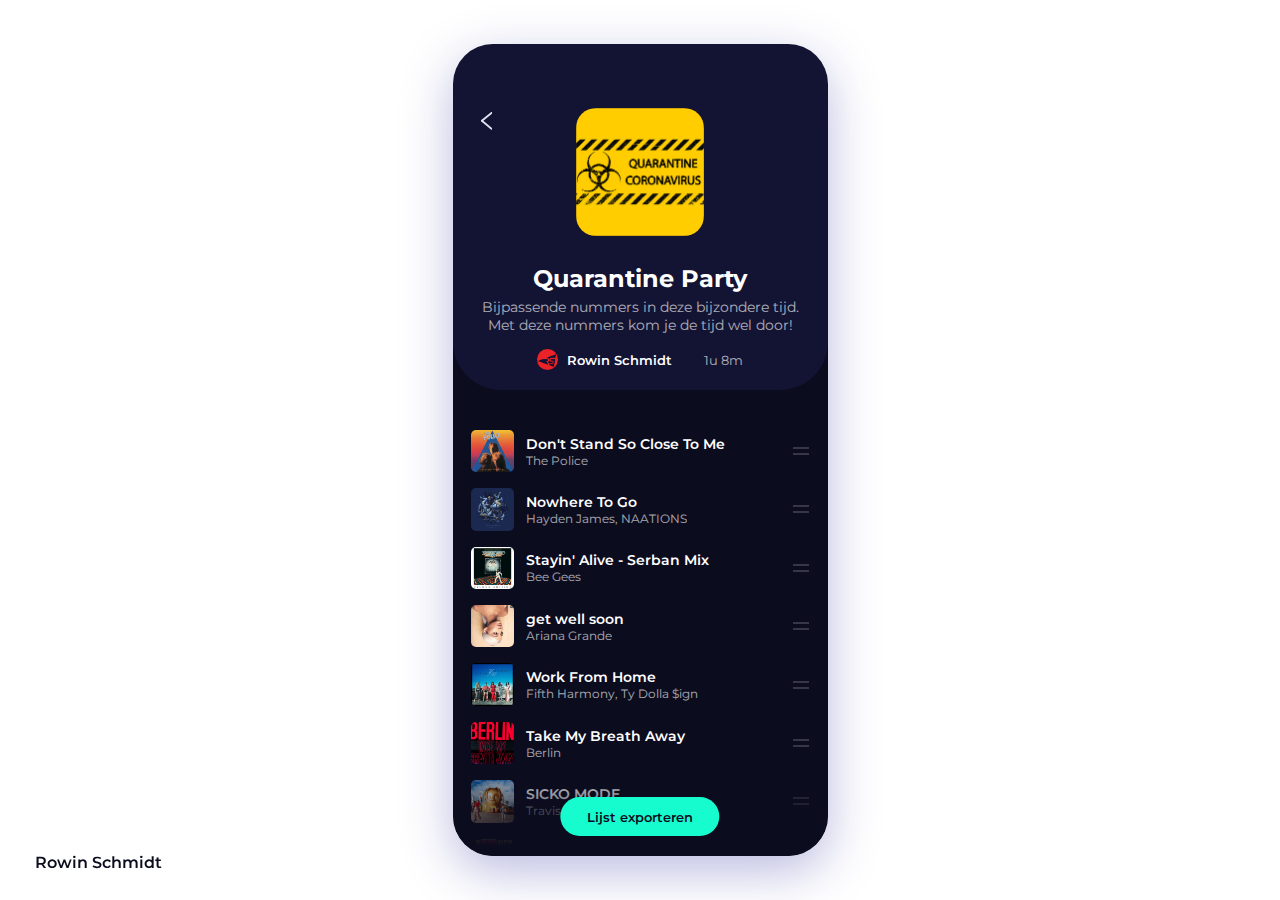
<file: opdracht1/v1/index.html>
<!DOCTYPE html>
<html lang="nl">
<head>
	<meta charset="UTF-8">
	<meta name="viewport" content="user-scalable=no, width=device-width, initial-scale=1.0" />
	<meta name="theme-color" content="#1DB954">
	<meta name="author" content="Rowin Schmidt">
	<meta name="description" content="Muziek playlist FVD - gemaakt door Rowin Schmidt.">
	<title>Muziek playlist FVD</title>
	<link rel="stylesheet" href="assets/styles/style.css">
	<link rel="preconnect" href="https://fonts.gstatic.com">
	<link href="https://fonts.googleapis.com/css2?family=Montserrat:wght@400;500;600;700&display=swap" rel="stylesheet">
</head>

<body>	
	<!-- PAGE CONTENT -->
	<main>
		<!-- PAGE HEADER -->
		<header>
			<svg xmlns="http://www.w3.org/2000/svg" viewBox="0 0 31.74 49.01"><g data-name="Laag 2"><g data-name="Laag 1"><path class="cls-1" d="M0,24.51a2.51,2.51,0,0,1,.91-1.94L27.65.57a2.5,2.5,0,1,1,3.17,3.86l-26.73,22A2.5,2.5,0,0,1,0,24.51Z"></path><path class="cls-1" d="M0,24.5a2.48,2.48,0,0,1,.57-1.58,2.51,2.51,0,0,1,3.52-.35l26.73,22a2.5,2.5,0,1,1-3.17,3.86L.91,26.43A2.49,2.49,0,0,1,0,24.5Z"></path></g></g></svg>
		</header>

		<!-- PLAYLIST INFO -->
		<section>
			<img src="assets/images/playlists/quarantine-party.png" alt="Quarantine Party playlist">
			<h2>Quarantine Party</h2>
			<p>Bijpassende nummers in deze bijzondere tijd. Met deze nummers kom je de tijd wel door!</p>
			<ul>
				<li>
					<a href="#">
						<img src="assets/images/users/rowin-schmidt.png" alt="Rowin Schmidt - User">
						Rowin Schmidt
					</a>
				</li>
				<li>
					<span>1u 8m</span>
				</li>
			</ul>
		</section>

		<!-- PLAYLIST CONTENT -->
		<section>
			<ul class="drag-sort-enable"> 
				<li>
					<figure>
						<img src="assets/images/albums/Zenyatta-Mondatta.jpeg" alt="Don't Stand So Close To Me - The Police">
						<figcaption>
							<h4>Don't Stand So Close To Me</h4>
							<p>The Police</p>
						</figcaption>
					</figure>
				</li>
				<li>
					<figure>
						<img src="assets/images/albums/Between-Us.jpeg" alt="Nowhere To Go - Hayden James, NAATIONS">
						<figcaption>
							<h4>Nowhere To Go</h4>
							<p>Hayden James, NAATIONS</p>
						</figcaption>
					</figure>
				</li>
				<li>
					<figure>
						<img src="assets/images/albums/Saturday-Night-Fever.jpeg" alt="Stayin' Alive Serban Mix - Bee Gees">
						<figcaption>
							<h4>Stayin' Alive - Serban Mix</h4>
							<p>Bee Gees</p>
						</figcaption>
					</figure>
				</li>
				<li>
					<figure>
						<img src="assets/images/albums/Sweetener.jpeg" alt="get well soon - Ariana Grande">
						<figcaption>
							<h4>get well soon</h4>
							<p>Ariana Grande</p>
						</figcaption>
					</figure>
				</li>
				<li>
					<figure>
						<img src="assets/images/albums/7:27-deluxe.jpeg" alt="Work From Home - Fifth Harmony">
						<figcaption>
							<h4>Work From Home</h4>
							<p>Fifth Harmony, Ty Dolla $ign</p>
						</figcaption>
					</figure>
				</li>
				<li>
					<figure>
						<img src="assets/images/albums/Take-My-Breath-Away.jpeg" alt="Take My Breath Away - Berlin">
						<figcaption>
							<h4>Take My Breath Away</h4>
							<p>Berlin</p>
						</figcaption>
					</figure>
				</li>
				<li>
					<figure>
						<img src="assets/images/albums/ASTROWORLD.jpeg" alt="SICKO MODE - Travis Scott">
						<figcaption>
							<h4>SICKO MODE</h4>
							<p>Travis Scott</p>
						</figcaption>
					</figure>
				</li>
				<li>
					<figure>
						<img src="assets/images/albums/Pleasant-Dreams.jpeg" alt="You Sound Like You're Sick - Ramones">
						<figcaption>
							<h4>You Sound Like You're Sick</h4>
							<p>Ramones</p>
						</figcaption>
					</figure>
				</li>
				<li>
					<figure>
						<img src="assets/images/albums/In-My-Room.jpeg" alt="In My Room - Frank Ocean">
						<figcaption>
							<h4>In My Room</h4>
							<p>Frank Ocean</p>
						</figcaption>
					</figure>
				</li>
				<li>
					<figure>
						<img src="assets/images/albums/STELLA-&-STEVE.jpeg" alt="Supalonely - BENEE, Gus Dapperton">
						<figcaption>
							<h4>Supalonely</h4>
							<p>BENEE, Gus Dapperton</p>
						</figcaption>
					</figure>
				</li>
				<li>
					<figure>
						<img src="assets/images/albums/FUTURE.jpeg" alt="Mask Off - Future">
						<figcaption>
							<h4>Mask Off</h4>
							<p>Future</p>
						</figcaption>
					</figure>
				</li>
				<li>
					<figure>
						<img src="assets/images/albums/The-Resistance.jpeg" alt="Unnatural Selection - Muse">
						<figcaption>
							<h4>Unnatural Selection</h4>
							<p>Muse</p>
						</figcaption>
					</figure>
				</li>
				<li>
					<figure>
						<img src="assets/images/albums/Songs-About-Jane.jpeg" alt="Harder To Breathe - Maroon 5">
						<figcaption>
							<h4>Harder To Breathe</h4>
							<p>Maroon 5</p>
						</figcaption>
					</figure>
				</li>
				<li>
					<figure>
						<img src="assets/images/albums/Warrior.jpeg" alt="Die Young - Kesha">
						<figcaption>
							<h4>Die Young</h4>
							<p>Kesha</p>
						</figcaption>
					</figure>
				</li>
				<li>
					<figure>
						<img src="assets/images/albums/Revolution-Radio.jpeg" alt="Still Breathing - Green Day">
						<figcaption>
							<h4>Still Breathing</h4>
							<p>Green Day</p>
						</figcaption>
					</figure>
				</li>
				<li>
					<figure>
						<img src="assets/images/albums/As-She-Pleases.jpeg" alt="Dead - Madison Beer">
						<figcaption>
							<h4>Dead</h4>
							<p>Madison Beer</p>
						</figcaption>
					</figure>
				</li>
			</ul>
		</section>

		<!-- OVEFLAY -->
		<section>
			<header>
				<h2>Lijst exporteren</h2>
			</header>
			<ul>
				<li>
					<img src="assets/images/logos/Spotify.svg" alt="Spotify Logo">
					<h3>Exporteren naar Spotify</h3>
				</li>
				<li>
					<img src="assets/images/logos/apple-music.svg" alt="Apple Music Logo">
					<h3>Exporteren naar Apple Music</h3>
				</li>
				<li>
					<img src="assets/images/logos/tidal.svg" alt="Tidal Logo">
					<h3>Exporteren naar Tidal</h3>
				</li>
				<li>
					<img src="assets/images/logos/deezer.svg" alt="Deezer Logo">
					<h3>Exporteren naar Deezer</h3>
				</li>
			</ul>
			<button>Annuleren</button>
		</section>

		<!-- FOOTER -->
		<footer>
			<button>Lijst exporteren</button>
		</footer>
	</main>
	
	<script src="assets/scripts/script.js"></script>
</body>
</html>
</file>
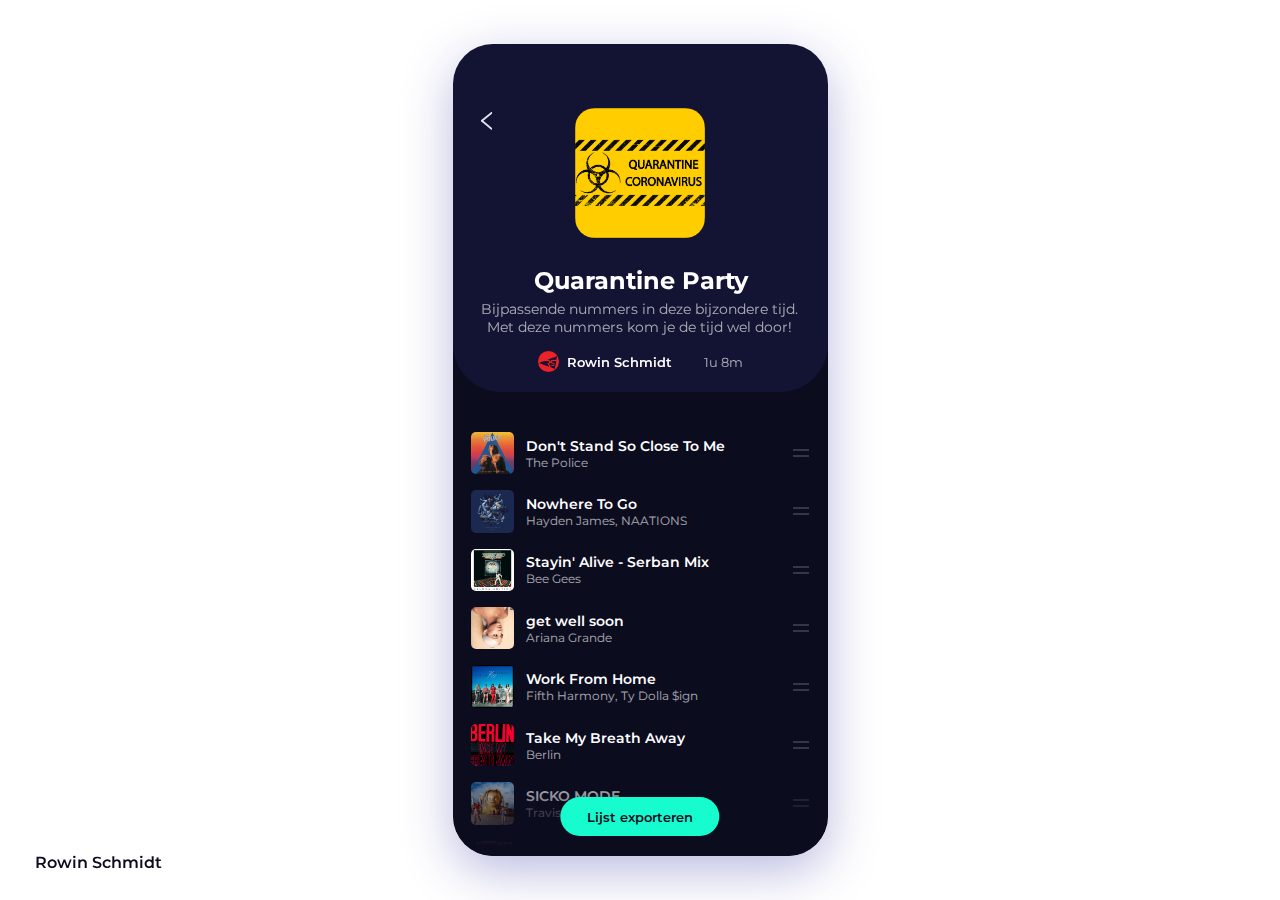
<file: opdracht1/v2/index.html>
<!DOCTYPE html>
<html lang="nl">
<head>
	<meta charset="UTF-8">
	<meta name="viewport" content="user-scalable=no, width=device-width, initial-scale=1.0" />
	<meta name="theme-color" content="#1DB954">
	<meta name="author" content="Rowin Schmidt">
	<meta name="description" content="Muziek playlist FVD - gemaakt door Rowin Schmidt.">
	<title>Muziek playlist FVD</title>
	<link rel="icon" type="image/png" href="assets/images/playlists/quarantine-party.png">
	<link rel="stylesheet" href="assets/styles/style.css">
	<link rel="preconnect" href="https://fonts.gstatic.com">
	<link href="https://fonts.googleapis.com/css2?family=Montserrat:wght@400;500;600;700&display=swap" rel="stylesheet">
</head>

<body>	
	<!-- PAGE CONTENT -->
	<main>
		<!-- PAGE HEADER -->
		<header>
			<svg xmlns="http://www.w3.org/2000/svg" viewBox="0 0 31.74 49.01"><g data-name="Laag 2"><g data-name="Laag 1"><path class="cls-1" d="M0,24.51a2.51,2.51,0,0,1,.91-1.94L27.65.57a2.5,2.5,0,1,1,3.17,3.86l-26.73,22A2.5,2.5,0,0,1,0,24.51Z"></path><path class="cls-1" d="M0,24.5a2.48,2.48,0,0,1,.57-1.58,2.51,2.51,0,0,1,3.52-.35l26.73,22a2.5,2.5,0,1,1-3.17,3.86L.91,26.43A2.49,2.49,0,0,1,0,24.5Z"></path></g></g></svg>
		</header>

		<!-- PLAYLIST INFO -->
		<section>
			<img src="assets/images/playlists/quarantine-party.png" alt="Quarantine Party playlist">
			<h2>Quarantine Party</h2>
			<p>Bijpassende nummers in deze bijzondere tijd. Met deze nummers kom je de tijd wel door!</p>
			<ul>
				<li>
					<a href="#">
						<img src="assets/images/users/rowin-schmidt.png" alt="Rowin Schmidt - User">
						Rowin Schmidt
					</a>
				</li>
				<li>
					<span>1u 8m</span>
				</li>
			</ul>
		</section>

		<!-- PLAYLIST CONTENT -->
		<section>
			<ul class="drag-sort-enable"> 
				<li>
					<figure>
						<img src="assets/images/albums/Zenyatta-Mondatta.jpeg" alt="Don't Stand So Close To Me - The Police">
						<figcaption>
							<h4>Don't Stand So Close To Me</h4>
							<p>The Police</p>
						</figcaption>
					</figure>
				</li>
				<li>
					<figure>
						<img src="assets/images/albums/Between-Us.jpeg" alt="Nowhere To Go - Hayden James, NAATIONS">
						<figcaption>
							<h4>Nowhere To Go</h4>
							<p>Hayden James, NAATIONS</p>
						</figcaption>
					</figure>
				</li>
				<li>
					<figure>
						<img src="assets/images/albums/Saturday-Night-Fever.jpeg" alt="Stayin' Alive Serban Mix - Bee Gees">
						<figcaption>
							<h4>Stayin' Alive - Serban Mix</h4>
							<p>Bee Gees</p>
						</figcaption>
					</figure>
				</li>
				<li>
					<figure>
						<img src="assets/images/albums/Sweetener.jpeg" alt="get well soon - Ariana Grande">
						<figcaption>
							<h4>get well soon</h4>
							<p>Ariana Grande</p>
						</figcaption>
					</figure>
				</li>
				<li>
					<figure>
						<img src="assets/images/albums/7:27-deluxe.jpeg" alt="Work From Home - Fifth Harmony">
						<figcaption>
							<h4>Work From Home</h4>
							<p>Fifth Harmony, Ty Dolla $ign</p>
						</figcaption>
					</figure>
				</li>
				<li>
					<figure>
						<img src="assets/images/albums/Take-My-Breath-Away.jpeg" alt="Take My Breath Away - Berlin">
						<figcaption>
							<h4>Take My Breath Away</h4>
							<p>Berlin</p>
						</figcaption>
					</figure>
				</li>
				<li>
					<figure>
						<img src="assets/images/albums/ASTROWORLD.jpeg" alt="SICKO MODE - Travis Scott">
						<figcaption>
							<h4>SICKO MODE</h4>
							<p>Travis Scott</p>
						</figcaption>
					</figure>
				</li>
				<li>
					<figure>
						<img src="assets/images/albums/Pleasant-Dreams.jpeg" alt="You Sound Like You're Sick - Ramones">
						<figcaption>
							<h4>You Sound Like You're Sick</h4>
							<p>Ramones</p>
						</figcaption>
					</figure>
				</li>
				<li>
					<figure>
						<img src="assets/images/albums/In-My-Room.jpeg" alt="In My Room - Frank Ocean">
						<figcaption>
							<h4>In My Room</h4>
							<p>Frank Ocean</p>
						</figcaption>
					</figure>
				</li>
				<li>
					<figure>
						<img src="assets/images/albums/STELLA-&-STEVE.jpeg" alt="Supalonely - BENEE, Gus Dapperton">
						<figcaption>
							<h4>Supalonely</h4>
							<p>BENEE, Gus Dapperton</p>
						</figcaption>
					</figure>
				</li>
				<li>
					<figure>
						<img src="assets/images/albums/FUTURE.jpeg" alt="Mask Off - Future">
						<figcaption>
							<h4>Mask Off</h4>
							<p>Future</p>
						</figcaption>
					</figure>
				</li>
				<li>
					<figure>
						<img src="assets/images/albums/The-Resistance.jpeg" alt="Unnatural Selection - Muse">
						<figcaption>
							<h4>Unnatural Selection</h4>
							<p>Muse</p>
						</figcaption>
					</figure>
				</li>
				<li>
					<figure>
						<img src="assets/images/albums/Songs-About-Jane.jpeg" alt="Harder To Breathe - Maroon 5">
						<figcaption>
							<h4>Harder To Breathe</h4>
							<p>Maroon 5</p>
						</figcaption>
					</figure>
				</li>
				<li>
					<figure>
						<img src="assets/images/albums/Warrior.jpeg" alt="Die Young - Kesha">
						<figcaption>
							<h4>Die Young</h4>
							<p>Kesha</p>
						</figcaption>
					</figure>
				</li>
				<li>
					<figure>
						<img src="assets/images/albums/Revolution-Radio.jpeg" alt="Still Breathing - Green Day">
						<figcaption>
							<h4>Still Breathing</h4>
							<p>Green Day</p>
						</figcaption>
					</figure>
				</li>
				<li>
					<figure>
						<img src="assets/images/albums/As-She-Pleases.jpeg" alt="Dead - Madison Beer">
						<figcaption>
							<h4>Dead</h4>
							<p>Madison Beer</p>
						</figcaption>
					</figure>
				</li>
			</ul>
		</section>

		<!-- OVEFLAY -->
		<section>
			<header>
				<h2>Lijst exporteren</h2>
			</header>
			<ul>
				<li>
					<img src="assets/images/logos/Spotify.svg" alt="Spotify Logo">
					<h3>Exporteren naar Spotify</h3>
				</li>
				<li>
					<img src="assets/images/logos/apple-music.svg" alt="Apple Music Logo">
					<h3>Exporteren naar Apple Music</h3>
				</li>
				<li>
					<img src="assets/images/logos/tidal.svg" alt="Tidal Logo">
					<h3>Exporteren naar Tidal</h3>
				</li>
				<li>
					<img src="assets/images/logos/deezer.svg" alt="Deezer Logo">
					<h3>Exporteren naar Deezer</h3>
				</li>
			</ul>
			<button>Annuleren</button>
		</section>

		<!-- FOOTER -->
		<footer>
			<button>Lijst exporteren</button>
		</footer>
	</main>
	
	<script src="assets/scripts/script.js"></script>
</body>
</html>
</file>
<file: opdracht1/v1/assets/styles/style.css>
/* CSS VARIABLES ---------------------------------------------- */
/* https://www.w3schools.com/css/css3_variables.asp */
:root {
  --color-green: #17fcce;
  --color-green-hover: #0dd4ac;
  --color-white: #FFFFFF;
  --color-dark: #0c0c1f;
  /* --color-dark2: #11112e; */
}


/* PREDEFINED ---------------------------------------------- */
*, *:after, *:before {
  margin: 0;
  padding: 0;
  border: none;
  border-radius: 0;
  box-sizing: border-box;
  outline: none;
  font-family: 'Montserrat', sans-serif;
  appearance: none;
  -webkit-appearance: none;
}
body {
  display: flex;
  flex-direction: column;
  justify-content: center;
  align-items: center;
  height: 100vh;
  width: 100vw;
  position: relative;
  margin: 0 auto;
  padding: 2em 0;
  font-family: 'Montserrat', sans-serif;
  font-size: 16px;
  font-weight: 400; 
  font-style: normal;
  color: var(--color-white); 
  overflow: hidden;
}
body:after {
  content: "Rowin Schmidt";
  position: fixed;
  left: 35px;
  bottom: 28px;
  color: var(--color-dark);
  font-weight: 600; 
}


/* GENERAL STYLING ---------------------------------------------- */
/* HEADER ----------- */
main > header {
  position: absolute;
  top: 0;
  left: 7.5%;
  padding-top: 4.25em;
  width: 85%;
  display: flex;
  flex-direction: row;
  align-items: flex-end;
}
main > header svg {
  height: 1.1em;
}
main > header svg path {
  fill: var(--color-white);
}

/* MAIN ----------- */
main {
  display: flex;
  flex-direction: column;
  overflow: hidden;
  background-color: var(--color-dark);
  position: relative;
  margin: 0 auto;
  height: 812px;
  width: 375px;
  border-radius: 40px;
  box-shadow: 0 15px 50px rgba(58, 58, 166, 0.35);
  animation: 1.5s main-entering ease;
}


/* PLAYLIST INFO */
main section:first-of-type {
  position: relative;
  padding-top: 4em;
  padding-bottom: 0.9em;
  background-color: rgba(58, 58, 166, 0.15);
  border-radius: 40px 40px 3em 3em;
  text-align: center;
}
main section:first-of-type:before {
  content: "";
  position: absolute;
  left: 0;
  bottom: -2em;
  height: 2em;
  width: 100%;
  background: linear-gradient(0deg, rgba(12,12,31,0) 0%, rgba(12,12,31,1) 90%, rgba(12,12,31,1) 95%);
  pointer-events: none;
  z-index: 1;
}
main section:first-of-type img {
  width: 8em;
  border-radius: 1.25em;
}
main section:first-of-type h2 {
  font-size: 1.5em;
  margin-top: 1em;
  margin-bottom: 0.25em;
}
main section:first-of-type p {
  margin: 0 auto;
  font-size: 0.85em;
  opacity: 0.65;
  width: 90%;
  line-height: 1.3em;
}
main section:first-of-type ul {
  list-style: none;
  display: flex;
  flex-direction: row;
  align-items: flex-start;
  justify-content: center;
  margin-top: 1em;
}
main section:first-of-type ul li {
  margin: 0;
  padding: 0;
}
main section:first-of-type ul li a {
  display: inline-flex;
  flex-direction: row;
  align-items: center;
  padding: 0;
  margin-right: 2.5em;
  width: fit-content;
  text-decoration: none;
  font-size: 0.8em;
  font-weight: 600;
  color: var(--color-white);
  transition: 0.25s;
}
main section:first-of-type ul li a:hover {
  opacity: 0.65;
}
main section:first-of-type ul li a img {
  margin-right: 0.65em;
  width: 1.65em;
  border-radius: 50%;
  object-fit: cover;
  transform: translateY(-1px);
}
main section:first-of-type ul li span {
  font-size: 0.8em;
  opacity: 0.65;
}


/* PLAYLIST CONTENT */
main section:nth-of-type(2) {
  overflow-y: auto;
  flex: 1;
  padding-top: 2em;
  padding-bottom: 4.5em;
  margin-bottom: 0.5em;
}
main section:nth-of-type(2) > ul {
  display: flex;
  flex-direction: column;
  list-style: none;
}
main section:nth-of-type(2) > ul li {
  position: relative;
  padding-top: 0.5em;
  padding-bottom: 0.5em;
  cursor: pointer;
  transition: 0.25s;
}
main section:nth-of-type(2) > ul li:after {
  content: "";
  position: absolute;
  right: 5%;
  top: 50%;
  transform: translateY(-50%);
  height: 7px;
  width: 1em;
  border-top: 1px solid var(--color-white); 
  border-bottom: 1px solid var(--color-white);
  opacity: 0.35;
  transition: 0.25s;
}
main section:nth-of-type(2) > ul li:hover {
  opacity: 0.65;
}
main section:nth-of-type(2) > ul li:hover:after {
  opacity: 1;
}
main section:nth-of-type(2) > ul.unfocus li {
  opacity: 0.45;
}
main section:nth-of-type(2) > ul.unfocus li:after {
  opacity: 0.45;
}
main section:nth-of-type(2) > ul li.drag-sort-active {
  background-color: rgba(58, 58, 166, 0.15);
  opacity: 1;
}
/* HIDE ORIGINAL ELEMENT WHEN DRAGGING */
/* https://stackoverflow.com/questions/36379184/html5-draggable-hide-original-element */
main section:nth-of-type(2) > ul li.drag-sort-active * {
  transform: translateX(-9999px);
}
main section:nth-of-type(2) > ul li.drag-sort-active:after {
  opacity: 0;
}
main section:nth-of-type(2) > ul li figure {
  margin: 0 auto;
  width: 90%;
  display: flex;
  flex-direction: row;
  align-items: center;
}
main section:nth-of-type(2) > ul li figcaption {
  margin-left: 0.75em;
}
main section:nth-of-type(2) > ul li img {
  width: 2.65em;
  border-radius: 5px;
  pointer-events: none;
}
main section:nth-of-type(2) > ul li h4 {
  font-size: 0.9em;
  font-weight: 600;
}
main section:nth-of-type(2) > ul li p { 
  font-size: 0.75em;
  opacity: 0.65;
}


/* EXPORT OVERLAY */
main section:nth-of-type(3) {
  position: absolute;
  height: 100%;
  width: 100%;
  background-color: rgba(58, 58, 166, 0.15);
  border-radius: 40px;
  backdrop-filter: blur(25px);
  padding-top: 2em;
  padding-bottom: 4.5em;
  z-index: 10;
  transition: 0.45s;
  opacity: 0;
  visibility: hidden;
}
main section:nth-of-type(3).visible {
  opacity: 1;
  visibility: visible;
}
main section:nth-of-type(3) header {
  margin-top: 4em;
  margin-bottom: 4em;
  text-align: center;
}
main section:nth-of-type(3) header h2 {
  font-size: 1.5em;
  opacity: 0;
  transition: 0.35s;
  transition-delay: 0.1s;
}
main section:nth-of-type(3).visible header h2 {
  opacity: 1;
}
main section:nth-of-type(3) > ul {
  display: flex;
  flex-direction: column;
  list-style: none;
  margin: 0 auto;
  transform: translateY(2.5em);
  transition: 0.45s;
}
main section:nth-of-type(3).visible > ul {
  transform: translateY(0);
}
main section:nth-of-type(3) > ul li {
  display: flex;
  flex-direction: row;
  align-items: center;
  padding: 1em 7.5% 1em 7.5%;
  cursor: pointer;
  transition: 0.25s;
}
main section:nth-of-type(3) > ul li:hover {
  background-color: rgba(255,255,255,0.1);
}
main section:nth-of-type(3) > ul li h3 {
  font-size: 1em;
  font-weight: 600;
}
main section:nth-of-type(3) > ul li img {
  height: 1.75em;
  width: 1.75em;
  margin-right: 0.75em;
  object-fit: contain;
}
main section:nth-of-type(3) button {
  position: absolute;
  bottom: 1.5em;
  left: 50%;
  transform: translateX(-50%);
  padding: 0.85em 2em;
  font-weight: 600;
  background-color: rgba(255,255,255,0.1);
  border-radius: 2em;
  color: var(--color-white);
  transition: 0.25s;
  cursor: pointer;
}
main section:nth-of-type(3) button:hover {
  background-color: rgba(255,255,255,0.25);
}



/* FOOTER ----------- */
footer {
  position: relative;
}
footer:before {
  content: "";
  position: absolute;
  left: 0;
  bottom: 0;
  height: 100px;
  width: 100%;
  background: linear-gradient(180deg, rgba(12,12,31,0) 0%, rgba(12,12,31,1) 90%, rgba(12,12,31,1) 95%);
  border-radius: 0 0 40px 40px; 
  pointer-events: none;
  z-index: 1;
}
footer > button {
  position: absolute;
  bottom: 1.5em;
  left: 50%;
  transform: translateX(-50%);
  padding: 0.85em 2em;
  border-radius: 2em;
  font-weight: 600;
  background-color: var(--color-green);
  color: var(--color-dark);
  transition: 0.25s;
  animation: 2.5s button-entering ease;
  cursor: pointer;
  z-index: 2;
}
footer > button:hover {
  background-color: var(--color-green-hover);
}


/* KEYFRAMES ---------------------------------------------- */
@keyframes button-entering {
  0%, 65% {
    transform: translateY(250%) translateX(-50%);
  }
  100% {
    transform: translateY(0) translateX(-50%);
  }
}

@keyframes main-entering {
  0%, 35% {
    transform: translateY(150%);
    overflow: hidden;
  }
  99% {
    overflow: hidden;
  }
  100% {
    transform: translateY(0);
    overflow: auto;
  }
}
</file>
<file: opdracht1/v2/assets/styles/style.css>
/* CSS VARIABLES ---------------------------------------------- */
/* https://www.w3schools.com/css/css3_variables.asp */
:root {
  --color-green: #17fcce;
  --color-green-hover: #0dd4ac;
  --color-white: #FFFFFF;
  --color-dark: #0c0c1f;
  /* --color-dark2: #11112e; */
}


/* PREDEFINED ---------------------------------------------- */
*, *:after, *:before {
  margin: 0;
  padding: 0;
  border: none;
  border-radius: 0;
  box-sizing: border-box;
  outline: none;
  font-family: 'Montserrat', sans-serif;
  appearance: none;
  -webkit-appearance: none;
}
body {
  display: flex;
  flex-direction: column;
  justify-content: center;
  align-items: center;
  height: 100vh;
  width: 100vw;
  position: relative;
  margin: 0 auto;
  padding: 2em 0;
  font-family: 'Montserrat', sans-serif;
  font-size: 16px;
  font-weight: 400; 
  font-style: normal;
  color: var(--color-white); 
  overflow: hidden;
}
body:after {
  content: "Rowin Schmidt";
  position: fixed;
  left: 35px;
  bottom: 28px;
  color: var(--color-dark);
  font-weight: 600; 
}


/* GENERAL STYLING ---------------------------------------------- */
/* HEADER ----------- */
main > header {
  position: absolute;
  top: 0;
  left: 7.5%;
  padding-top: 4.25em;
  width: 85%;
  display: flex;
  flex-direction: row;
  align-items: flex-end;
}
main > header svg {
  height: 1.1em;
}
main > header svg path {
  fill: var(--color-white);
}

/* MAIN ----------- */
main {
  display: flex;
  flex-direction: column;
  overflow: hidden;
  background-color: var(--color-dark);
  position: relative;
  margin: 0 auto;
  height: 812px;
  width: 375px;
  border-radius: 40px;
  box-shadow: 0 15px 50px rgba(58, 58, 166, 0.35);
  animation: 1.5s main-entering ease;
}


/* PLAYLIST INFO */
main section:first-of-type {
  position: relative;
  padding-top: 4em;
  padding-bottom: 0.9em;
  background-color: rgba(58, 58, 166, 0.15);
  border-radius: 40px 40px 3em 3em;
  text-align: center;
}
main section:first-of-type:before {
  content: "";
  position: absolute;
  left: 0;
  bottom: -2em;
  height: 2em;
  width: 100%;
  background: linear-gradient(0deg, rgba(12,12,31,0) 0%, rgba(12,12,31,1) 90%, rgba(12,12,31,1) 95%);
  pointer-events: none;
  z-index: 1;
}
main section:first-of-type img {
  width: 130px; /* 8EM */
  border-radius: 1.25em;
  will-change: transform;
}
main section:first-of-type h2 {
  font-size: 1.5em;
  margin-top: 1em;
  margin-bottom: 0.25em;
  will-change: transform;
}
main section:first-of-type p {
  margin: 0 auto;
  font-size: 0.85em;
  opacity: 0.65;
  width: 90%;
  line-height: 1.3em;
  will-change: transform;
}
main section:first-of-type ul {
  list-style: none;
  display: flex;
  flex-direction: row;
  align-items: flex-start;
  justify-content: center;
  margin-top: 1em;
  will-change: transform;
}
main section:first-of-type ul li {
  margin: 0;
  padding: 0;
}
main section:first-of-type ul li a {
  display: inline-flex;
  flex-direction: row;
  align-items: center;
  padding: 0;
  margin-right: 2.5em;
  width: fit-content;
  text-decoration: none;
  font-size: 0.8em;
  font-weight: 600;
  color: var(--color-white);
  transition: 0.25s;
}
main section:first-of-type ul li a:hover {
  opacity: 0.65; 
}
main section:first-of-type ul li a img {
  margin-right: 0.65em;
  width: 1.65em;
  border-radius: 50%;
  object-fit: cover;
  transform: translateY(-1px);
}
main section:first-of-type ul li span {
  font-size: 0.8em;
  opacity: 0.65;
}


/* PLAYLIST CONTENT */
main section:nth-of-type(2) {
  overflow-y: auto;
  flex: 1;
  padding-top: 2em;
  padding-bottom: 4.5em;
  margin-bottom: 0.5em;
}
main section:nth-of-type(2) > ul {
  display: flex;
  flex-direction: column;
  list-style: none;
}
main section:nth-of-type(2) > ul li {
  position: relative;
  padding-top: 0.5em;
  padding-bottom: 0.5em;
  cursor: pointer;
  transition: 0.25s;
}
main section:nth-of-type(2) > ul li:after {
  content: "";
  position: absolute;
  right: 5%;
  top: 50%;
  transform: translateY(-50%);
  height: 7px;
  width: 1em;
  border-top: 1px solid var(--color-white); 
  border-bottom: 1px solid var(--color-white);
  opacity: 0.35;
  transition: 0.25s;
}
main section:nth-of-type(2) > ul li:hover {
  opacity: 0.65;
}
main section:nth-of-type(2) > ul li:hover:after {
  opacity: 1;
}
main section:nth-of-type(2) > ul.unfocus li {
  opacity: 0.45;
}
main section:nth-of-type(2) > ul.unfocus li:after {
  opacity: 0.45;
}
main section:nth-of-type(2) > ul li.drag-sort-active {
  background-color: rgba(58, 58, 166, 0.15);
  opacity: 1;
}
/* HIDE ORIGINAL ELEMENT WHEN DRAGGING */
/* https://stackoverflow.com/questions/36379184/html5-draggable-hide-original-element */
main section:nth-of-type(2) > ul li.drag-sort-active * {
  transform: translateX(-9999px);
}
main section:nth-of-type(2) > ul li.drag-sort-active:after {
  opacity: 0;
}
main section:nth-of-type(2) > ul li figure {
  margin: 0 auto;
  width: 90%;
  display: flex;
  flex-direction: row;
  align-items: center;
}
main section:nth-of-type(2) > ul li figcaption {
  margin-left: 0.75em;
}
main section:nth-of-type(2) > ul li img {
  width: 2.65em;
  border-radius: 5px;
  pointer-events: none;
}
main section:nth-of-type(2) > ul li h4 {
  font-size: 0.9em;
  font-weight: 600;
}
main section:nth-of-type(2) > ul li p { 
  font-size: 0.75em;
  opacity: 0.65;
}


/* EXPORT OVERLAY */
main section:nth-of-type(3) {
  position: absolute;
  height: 100%;
  width: 100%;
  background-color: rgba(58, 58, 166, 0.15);
  border-radius: 40px;
  backdrop-filter: blur(25px);
  padding-top: 2em;
  padding-bottom: 4.5em;
  z-index: 10;
  transition: 0.45s;
  opacity: 0;
  visibility: hidden;
}
main section:nth-of-type(3).visible {
  opacity: 1;
  visibility: visible;
}
main section:nth-of-type(3) header {
  margin-top: 4em;
  margin-bottom: 4em;
  text-align: center;
}
main section:nth-of-type(3) header h2 {
  font-size: 1.5em;
  opacity: 0;
  transition: 0.35s;
  transition-delay: 0.1s;
}
main section:nth-of-type(3).visible header h2 {
  opacity: 1;
}
main section:nth-of-type(3) > ul {
  display: flex;
  flex-direction: column;
  list-style: none;
  margin: 0 auto;
  transform: translateY(2.5em);
  transition: 0.45s;
}
main section:nth-of-type(3).visible > ul {
  transform: translateY(0);
}
main section:nth-of-type(3) > ul li {
  display: flex;
  flex-direction: row;
  align-items: center;
  padding: 1em 7.5% 1em 7.5%;
  cursor: pointer;
  transition: 0.25s;
}
main section:nth-of-type(3) > ul li:hover {
  background-color: rgba(255,255,255,0.1);
}
main section:nth-of-type(3) > ul li h3 {
  font-size: 1em;
  font-weight: 600;
}
main section:nth-of-type(3) > ul li img {
  height: 1.75em;
  width: 1.75em;
  margin-right: 0.75em;
  object-fit: contain;
}
main section:nth-of-type(3) button {
  position: absolute;
  bottom: 1.5em;
  left: 50%;
  transform: translateX(-50%);
  padding: 0.85em 2em;
  font-weight: 600;
  background-color: rgba(255,255,255,0.1);
  border-radius: 2em;
  color: var(--color-white);
  transition: 0.25s;
  cursor: pointer;
}
main section:nth-of-type(3) button:hover {
  background-color: rgba(255,255,255,0.25);
}



/* FOOTER ----------- */
footer {
  position: relative;
}
footer:before {
  content: "";
  position: absolute;
  left: 0;
  bottom: 0;
  height: 100px;
  width: 100%;
  background: linear-gradient(180deg, rgba(12,12,31,0) 0%, rgba(12,12,31,1) 90%, rgba(12,12,31,1) 95%);
  border-radius: 0 0 40px 40px; 
  pointer-events: none;
  z-index: 1;
}
footer > button {
  position: absolute;
  bottom: 1.5em;
  left: 50%;
  transform: translateX(-50%);
  padding: 0.85em 2em;
  border-radius: 2em;
  font-weight: 600;
  background-color: var(--color-green);
  color: var(--color-dark);
  transition: 0.25s;
  animation: 2.5s button-entering ease;
  cursor: pointer;
  z-index: 2;
}
footer > button:hover {
  background-color: var(--color-green-hover);
}


/* KEYFRAMES ---------------------------------------------- */
@keyframes button-entering {
  0%, 65% {
    transform: translateY(250%) translateX(-50%);
  }
  100% {
    transform: translateY(0) translateX(-50%);
  }
}

@keyframes main-entering {
  0%, 35% {
    transform: translateY(150%);
    overflow: hidden;
  }
  99% {
    overflow: hidden;
  }
  100% {
    transform: translateY(0);
    overflow: auto;
  }
}
</file>
